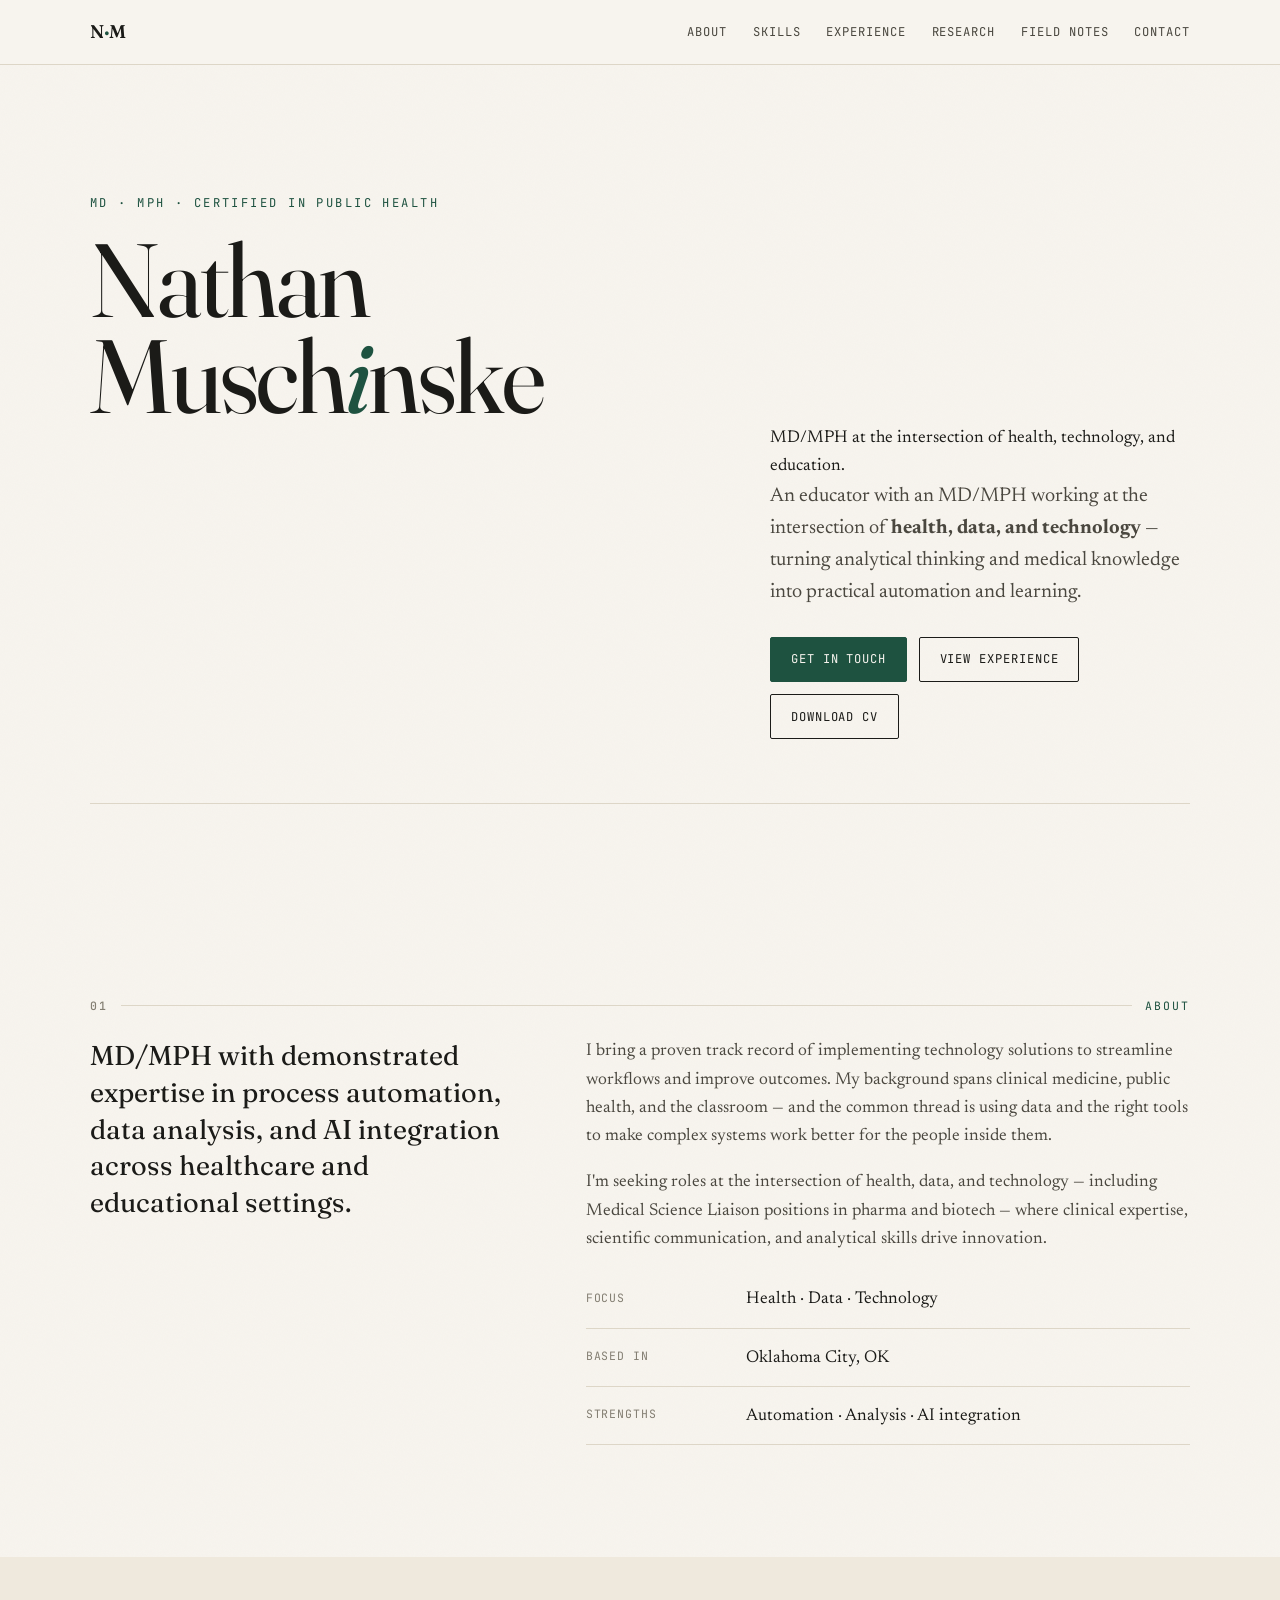
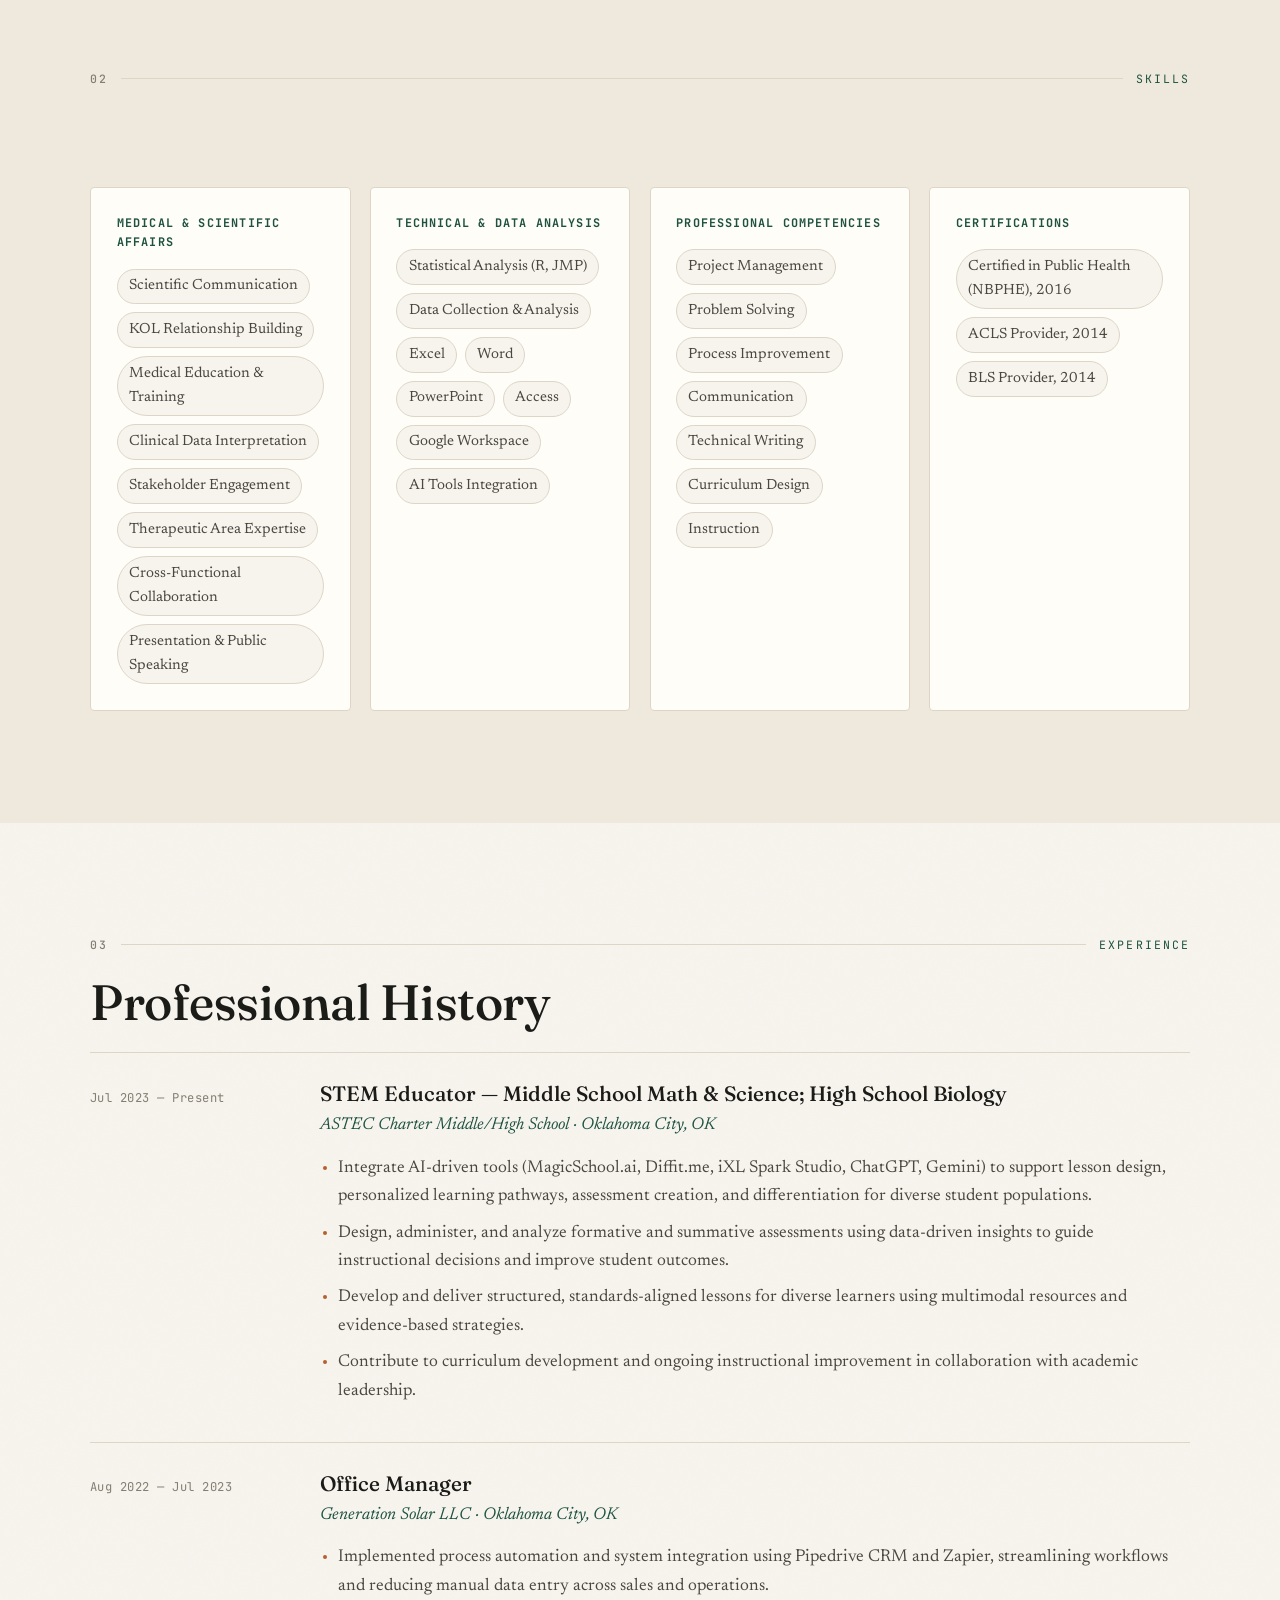
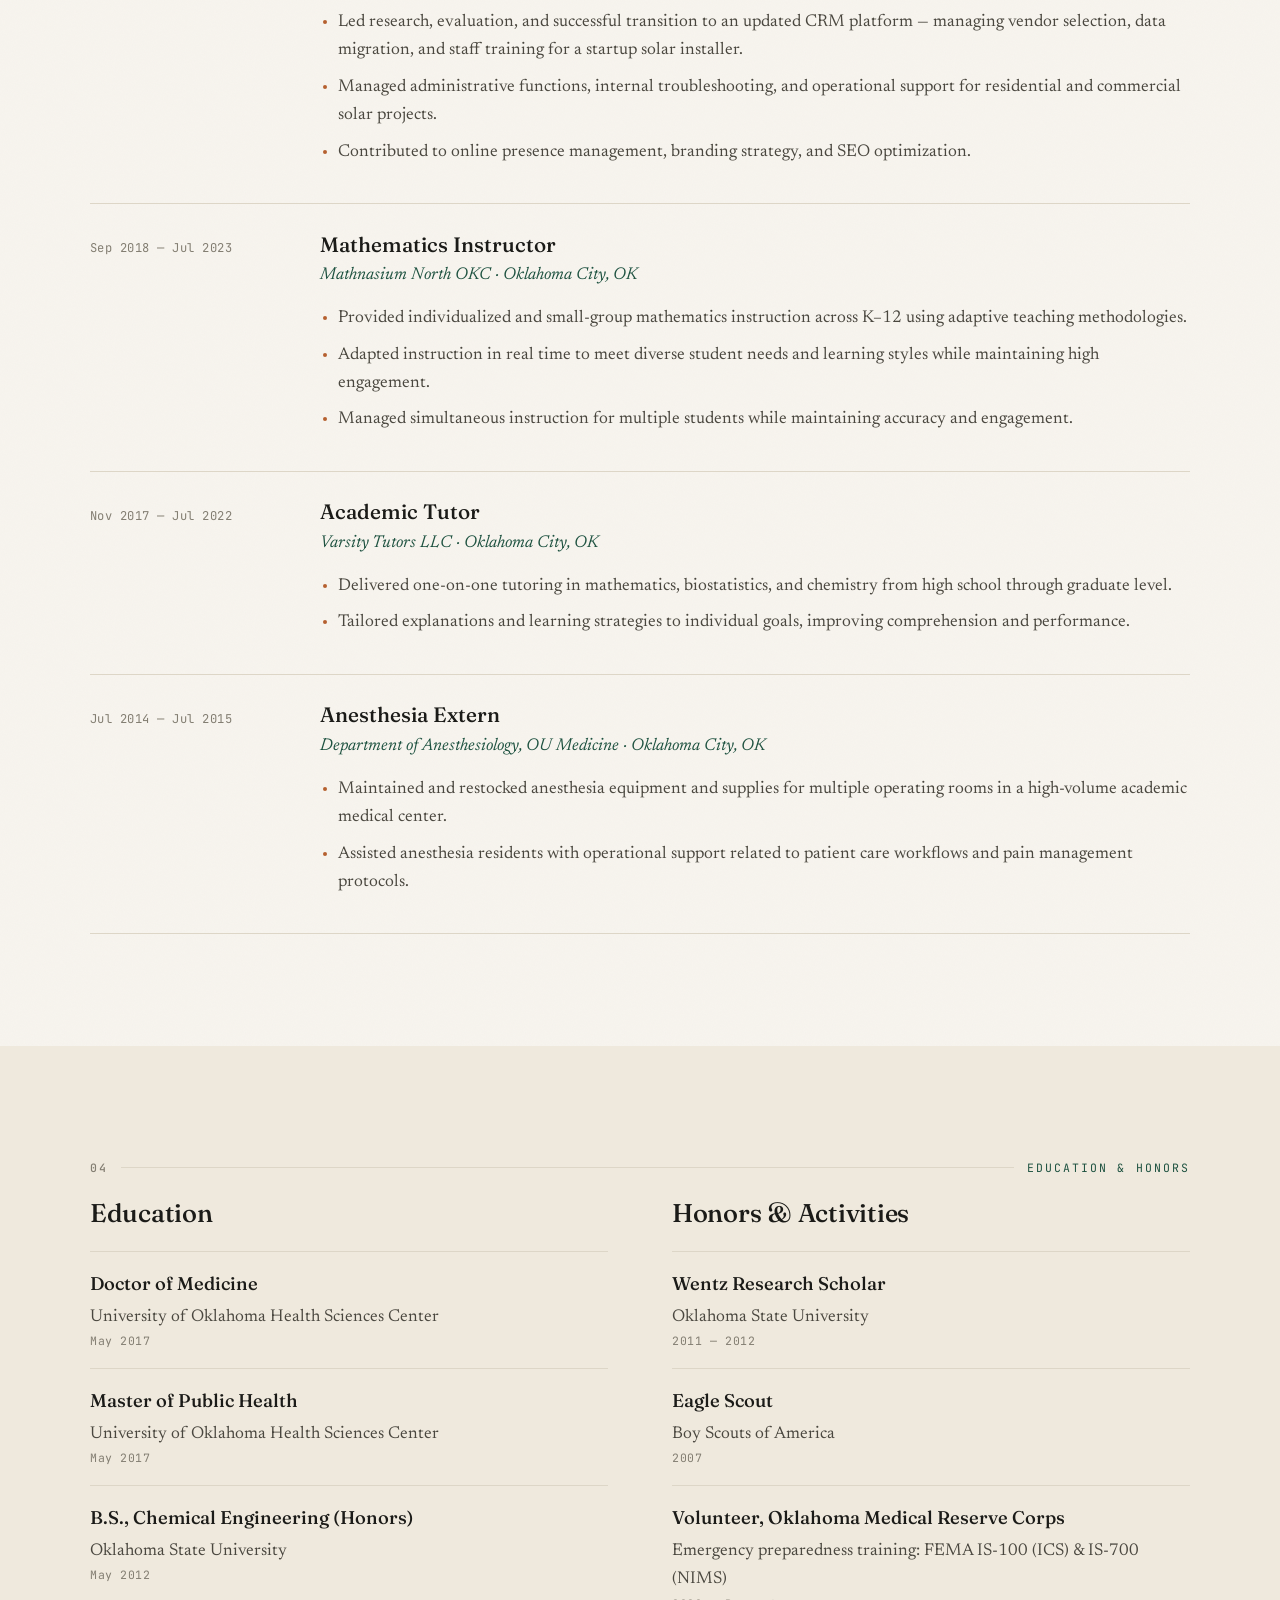
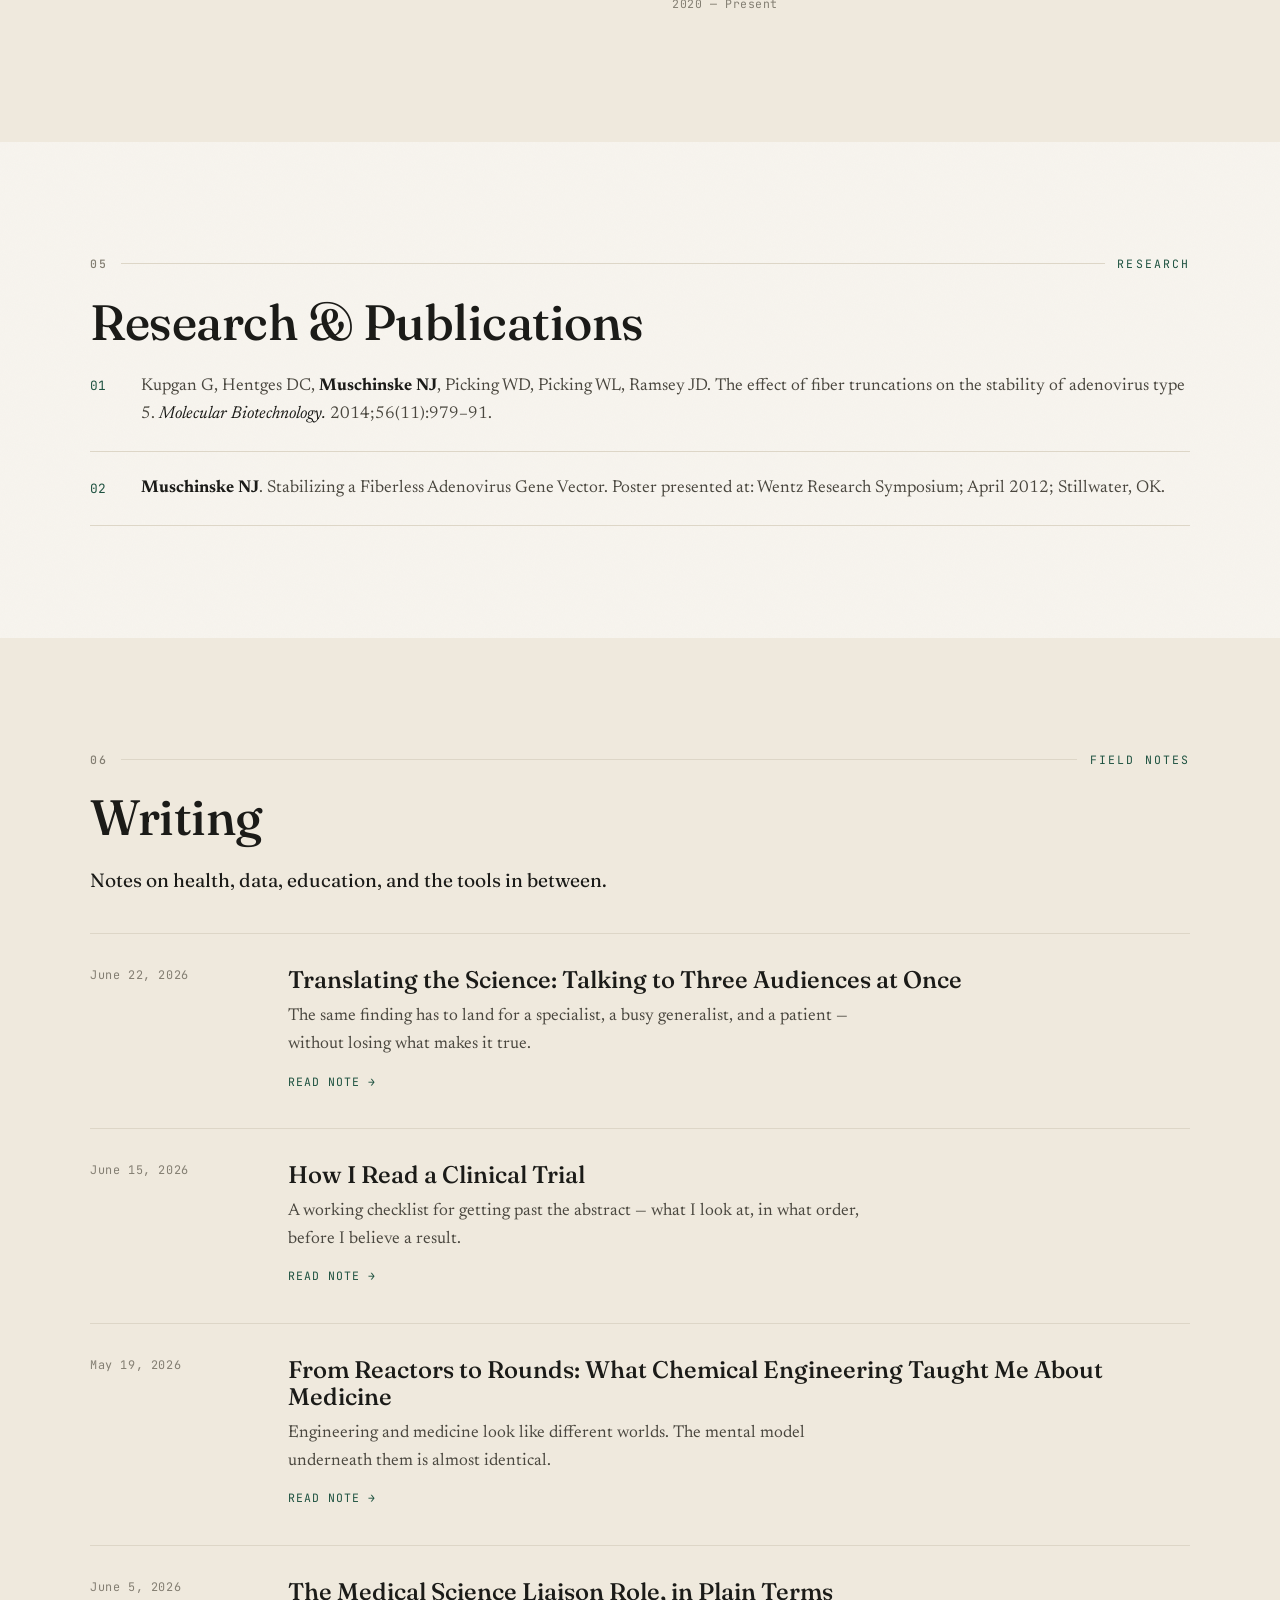
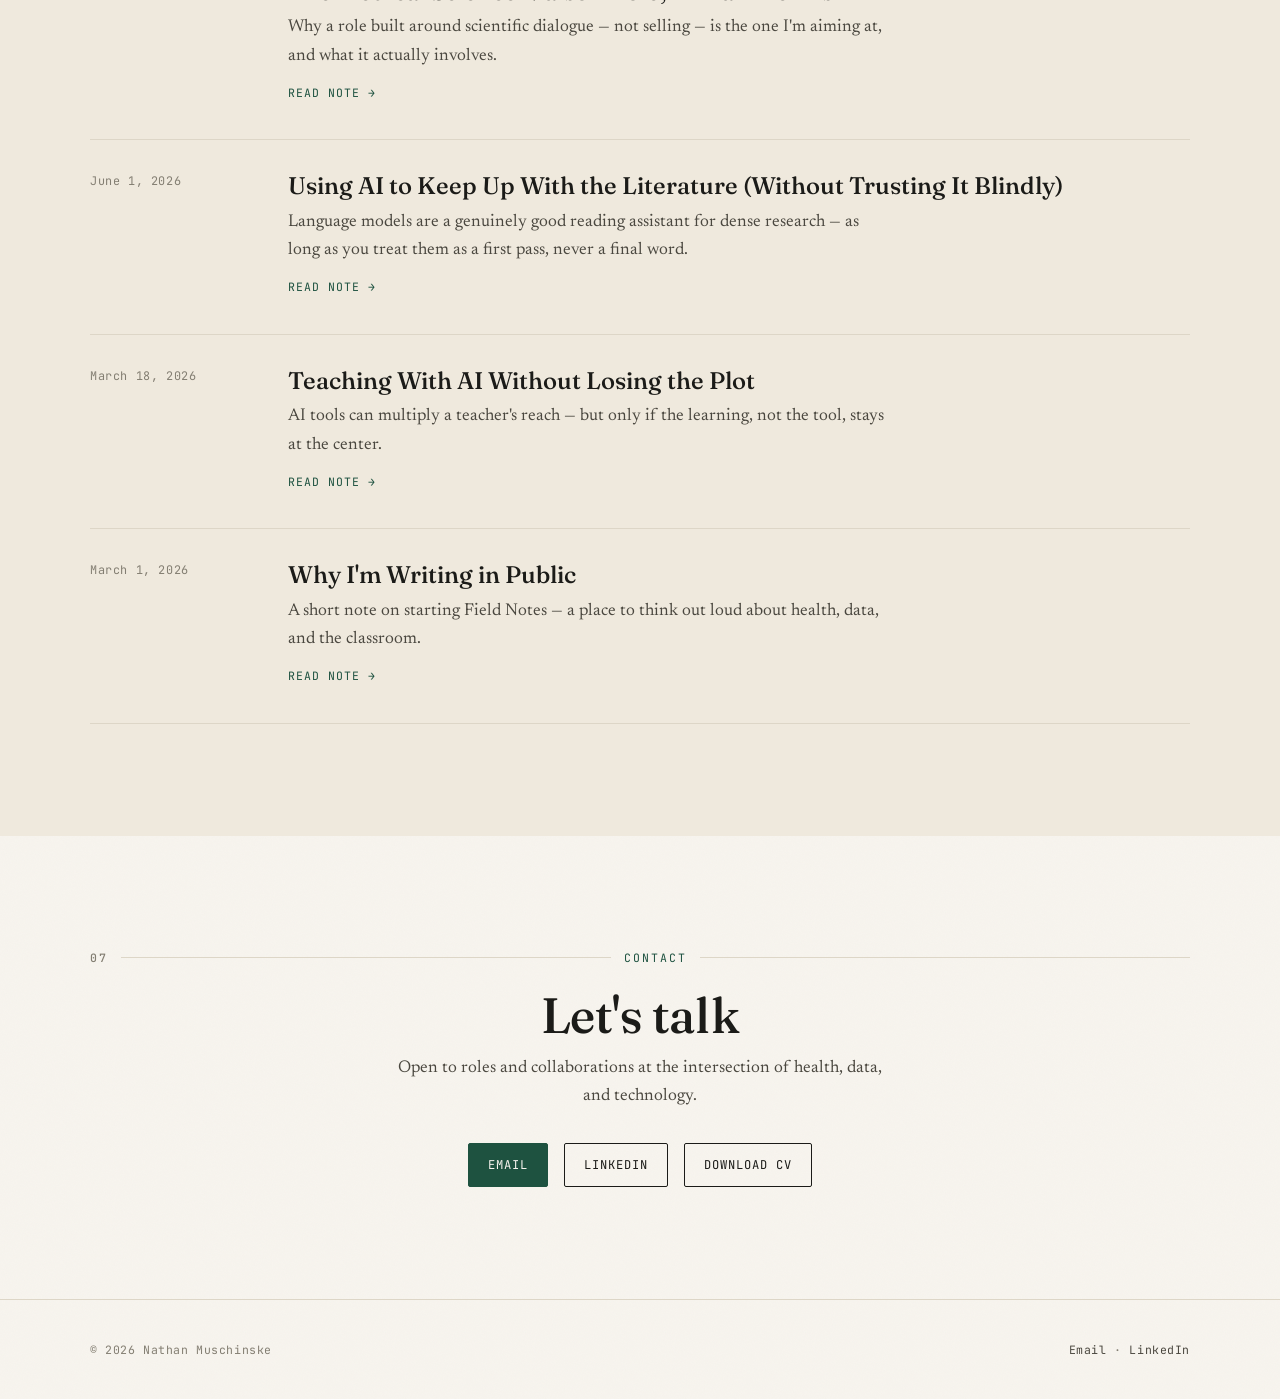
<file: index.html>
<!DOCTYPE html>
<html lang="en">
<head>
  <meta charset="UTF-8" />
  <meta name="viewport" content="width=device-width, initial-scale=1.0" />
  <title>Nathan Muschinske, MD, MPH — Health · Data · Technology</title>
  <meta name="description" content="Nathan Muschinske, MD, MPH — doctor of medicine and STEM educator working at the intersection of health, data, and technology. Expertise in process automation, data analysis, and AI integration." />

  <!-- Open Graph / social preview -->
  <meta property="og:title" content="Nathan Muschinske, MD, MPH" />
  <meta property="og:description" content="Working at the intersection of health, data, and technology." />
  <meta property="og:type" content="website" />
  <meta property="og:url" content="https://nathanmuschinske.com" />

  <!-- Fonts -->
  <link rel="preconnect" href="https://fonts.googleapis.com" />
  <link rel="preconnect" href="https://fonts.gstatic.com" crossorigin />
  <link href="https://fonts.googleapis.com/css2?family=Fraunces:ital,opsz,wght@0,9..144,400..600;1,9..144,400..500&family=Newsreader:ital,opsz,wght@0,6..72,400..600;1,6..72,400&family=JetBrains+Mono:wght@400;500&display=swap" rel="stylesheet" />

  <link rel="icon" type="image/svg+xml" href="assets/favicon.svg" />
  <link rel="stylesheet" href="assets/css/styles.css" />
</head>
<body>

  <!-- ===================== NAV ===================== -->
  <header class="nav">
    <div class="nav__inner">
      <a href="#top" class="nav__brand">N<b>·</b>M</a>
      <button class="nav__toggle" aria-expanded="false" aria-controls="navlinks">Menu</button>
      <ul class="nav__links" id="navlinks">
        <li><a href="#about">About</a></li>
        <li><a href="#skills">Skills</a></li>
        <li><a href="#experience">Experience</a></li>
        <li><a href="#research">Research</a></li>
        <li><a href="#blog">Field Notes</a></li>
        <li><a href="#contact">Contact</a></li>
      </ul>
    </div>
  </header>

  <!-- ===================== MAIN SITE ===================== -->
  <main id="site-main">

    <!-- HERO -->
    <section class="hero" id="top">
      <div class="wrap">
        <p class="hero__credential" data-load="1">MD · MPH · Certified in Public Health</p>
        <h1 class="hero__name" data-load="2">Nathan<br>Musch<em>i</em>nske</h1>
        <div class="hero__grid">
          <div></div>
          <div>MD/MPH at the intersection of health, technology, and education.
            <p class="hero__lede" data-load="3">An educator with an MD/MPH working at the intersection of <strong>health, data, and technology</strong> — turning analytical thinking and medical knowledge into practical automation and learning.</p>
            <div class="hero__cta" data-load="4">
              <a class="btn btn--solid" href="#contact">Get in touch</a>
              <a class="btn btn--ghost" href="#experience">View experience</a>
              <a class="btn btn--ghost" href="assets/Nathan-Muschinske-CV.pdf" target="_blank" rel="noopener">Download CV</a>
            </div>
          </div>
        </div>
        <div class="hero__rule"></div>
      </div>
    </section>

    <!-- ABOUT -->
    <section class="section" id="about">
      <div class="wrap">
        <p class="eyebrow" data-num="01"><span></span>About</p>
        <div class="about__grid reveal">
          <p class="about__lead">MD/MPH with demonstrated expertise in process automation, data analysis, and AI integration across healthcare and educational settings.</p>
          <div class="about__body">
            <p>I bring a proven track record of implementing technology solutions to streamline workflows and improve outcomes. My background spans clinical medicine, public health, and the classroom — and the common thread is using data and the right tools to make complex systems work better for the people inside them.</p>
            <p>I'm seeking roles at the intersection of health, data, and technology — including Medical Science Liaison positions in pharma and biotech — where clinical expertise, scientific communication, and analytical skills drive innovation.</p>
            <ul class="facts">
              <li><span class="k">Focus</span><span>Health · Data · Technology</span></li>
              <li><span class="k">Based in</span><span>Oklahoma City, OK</span></li>
              <li><span class="k">Strengths</span><span>Automation · Analysis · AI integration</span></li>
            </ul>
          </div>
        </div>
      </div>
    </section>

    <!-- SKILLS -->
    <section class="section section--alt" id="skills">
      <div class="wrap">
        <p class="eyebrow" data-num="02"><span></span>Skills</p>
        <h2 class="section-title reveal">Capabilities</h2>
        <div class="skills__grid">
          <div class="skill-card reveal">
            <h3>Medical &amp; Scientific Affairs</h3>
            <div class="tags">
              <span class="tag">Scientific Communication</span>
              <span class="tag">KOL Relationship Building</span>
              <span class="tag">Medical Education &amp; Training</span>
              <span class="tag">Clinical Data Interpretation</span>
              <span class="tag">Stakeholder Engagement</span>
              <span class="tag">Therapeutic Area Expertise</span>
              <span class="tag">Cross-Functional Collaboration</span>
              <span class="tag">Presentation &amp; Public Speaking</span>
            </div>
          </div>
          <div class="skill-card reveal">
            <h3>Technical &amp; Data Analysis</h3>
            <div class="tags">
              <span class="tag">Statistical Analysis (R, JMP)</span>
              <span class="tag">Data Collection &amp; Analysis</span>
              <span class="tag">Excel</span>
              <span class="tag">Word</span>
              <span class="tag">PowerPoint</span>
              <span class="tag">Access</span>
              <span class="tag">Google Workspace</span>
              <span class="tag">AI Tools Integration</span>
            </div>
          </div>
          <div class="skill-card reveal">
            <h3>Professional Competencies</h3>
            <div class="tags">
              <span class="tag">Project Management</span>
              <span class="tag">Problem Solving</span>
              <span class="tag">Process Improvement</span>
              <span class="tag">Communication</span>
              <span class="tag">Technical Writing</span>
              <span class="tag">Curriculum Design</span>
              <span class="tag">Instruction</span>
            </div>
          </div>
          <div class="skill-card reveal">
            <h3>Certifications</h3>
            <div class="tags">
              <span class="tag">Certified in Public Health (NBPHE), 2016</span>
              <span class="tag">ACLS Provider, 2014</span>
              <span class="tag">BLS Provider, 2014</span>
            </div>
          </div>
        </div>
      </div>
    </section>

    <!-- EXPERIENCE -->
    <section class="section" id="experience">
      <div class="wrap">
        <p class="eyebrow" data-num="03"><span></span>Experience</p>
        <h2 class="section-title reveal">Professional History</h2>
        <div class="xp">

          <article class="xp__item reveal">
            <div class="xp__when">Jul 2023 — Present</div>
            <div>
              <h3 class="xp__role">STEM Educator — Middle School Math &amp; Science; High School Biology</h3>
              <p class="xp__org">ASTEC Charter Middle/High School · Oklahoma City, OK</p>
              <ul class="xp__points">
                <li>Integrate AI-driven tools (MagicSchool.ai, Diffit.me, iXL Spark Studio, ChatGPT, Gemini) to support lesson design, personalized learning pathways, assessment creation, and differentiation for diverse student populations.</li>
                <li>Design, administer, and analyze formative and summative assessments using data-driven insights to guide instructional decisions and improve student outcomes.</li>
                <li>Develop and deliver structured, standards-aligned lessons for diverse learners using multimodal resources and evidence-based strategies.</li>
                <li>Contribute to curriculum development and ongoing instructional improvement in collaboration with academic leadership.</li>
              </ul>
            </div>
          </article>

          <article class="xp__item reveal">
            <div class="xp__when">Aug 2022 — Jul 2023</div>
            <div>
              <h3 class="xp__role">Office Manager</h3>
              <p class="xp__org">Generation Solar LLC · Oklahoma City, OK</p>
              <ul class="xp__points">
                <li>Implemented process automation and system integration using Pipedrive CRM and Zapier, streamlining workflows and reducing manual data entry across sales and operations.</li>
                <li>Led research, evaluation, and successful transition to an updated CRM platform — managing vendor selection, data migration, and staff training for a startup solar installer.</li>
                <li>Managed administrative functions, internal troubleshooting, and operational support for residential and commercial solar projects.</li>
                <li>Contributed to online presence management, branding strategy, and SEO optimization.</li>
              </ul>
            </div>
          </article>

          <article class="xp__item reveal">
            <div class="xp__when">Sep 2018 — Jul 2023</div>
            <div>
              <h3 class="xp__role">Mathematics Instructor</h3>
              <p class="xp__org">Mathnasium North OKC · Oklahoma City, OK</p>
              <ul class="xp__points">
                <li>Provided individualized and small-group mathematics instruction across K–12 using adaptive teaching methodologies.</li>
                <li>Adapted instruction in real time to meet diverse student needs and learning styles while maintaining high engagement.</li>
                <li>Managed simultaneous instruction for multiple students while maintaining accuracy and engagement.</li>
              </ul>
            </div>
          </article>

          <article class="xp__item reveal">
            <div class="xp__when">Nov 2017 — Jul 2022</div>
            <div>
              <h3 class="xp__role">Academic Tutor</h3>
              <p class="xp__org">Varsity Tutors LLC · Oklahoma City, OK</p>
              <ul class="xp__points">
                <li>Delivered one-on-one tutoring in mathematics, biostatistics, and chemistry from high school through graduate level.</li>
                <li>Tailored explanations and learning strategies to individual goals, improving comprehension and performance.</li>
              </ul>
            </div>
          </article>

          <article class="xp__item reveal">
            <div class="xp__when">Jul 2014 — Jul 2015</div>
            <div>
              <h3 class="xp__role">Anesthesia Extern</h3>
              <p class="xp__org">Department of Anesthesiology, OU Medicine · Oklahoma City, OK</p>
              <ul class="xp__points">
                <li>Maintained and restocked anesthesia equipment and supplies for multiple operating rooms in a high-volume academic medical center.</li>
                <li>Assisted anesthesia residents with operational support related to patient care workflows and pain management protocols.</li>
              </ul>
            </div>
          </article>

        </div>
      </div>
    </section>

    <!-- EDUCATION + AWARDS -->
    <section class="section section--alt" id="education">
      <div class="wrap">
        <p class="eyebrow" data-num="04"><span></span>Education &amp; Honors</p>
        <div class="split">
          <div class="reveal">
            <h2 class="section-title" style="font-size:1.6rem;">Education</h2>
            <div class="edu-item">
              <h3>Doctor of Medicine</h3>
              <p>University of Oklahoma Health Sciences Center</p>
              <p class="yr">May 2017</p>
            </div>
            <div class="edu-item">
              <h3>Master of Public Health</h3>
              <p>University of Oklahoma Health Sciences Center</p>
              <p class="yr">May 2017</p>
            </div>
            <div class="edu-item">
              <h3>B.S., Chemical Engineering (Honors)</h3>
              <p>Oklahoma State University</p>
              <p class="yr">May 2012</p>
            </div>
          </div>
          <div class="reveal">
            <h2 class="section-title" style="font-size:1.6rem;">Honors &amp; Activities</h2>
            <div class="edu-item">
              <h3>Wentz Research Scholar</h3>
              <p>Oklahoma State University</p>
              <p class="yr">2011 — 2012</p>
            </div>
            <div class="edu-item">
              <h3>Eagle Scout</h3>
              <p>Boy Scouts of America</p>
              <p class="yr">2007</p>
            </div>
            <div class="edu-item">
              <h3>Volunteer, Oklahoma Medical Reserve Corps</h3>
              <p>Emergency preparedness training: FEMA IS-100 (ICS) &amp; IS-700 (NIMS)</p>
              <p class="yr">2020 — Present</p>
            </div>
          </div>
        </div>
      </div>
    </section>

    <!-- RESEARCH -->
    <section class="section" id="research">
      <div class="wrap">
        <p class="eyebrow" data-num="05"><span></span>Research</p>
        <h2 class="section-title reveal">Research &amp; Publications</h2>
        <div class="cites">
          <div class="cite reveal">
            <p>Kupgan G, Hentges DC, <b>Muschinske NJ</b>, Picking WD, Picking WL, Ramsey JD. The effect of fiber truncations on the stability of adenovirus type 5. <em>Molecular Biotechnology.</em> 2014;56(11):979–91.</p>
          </div>
          <div class="cite reveal">
            <p><b>Muschinske NJ</b>. Stabilizing a Fiberless Adenovirus Gene Vector. Poster presented at: Wentz Research Symposium; April 2012; Stillwater, OK.</p>
          </div>
        </div>
      </div>
    </section>

    <!-- BLOG / FIELD NOTES -->
    <section class="section section--alt" id="blog">
      <div class="wrap">
        <p class="eyebrow" data-num="06"><span></span>Field Notes</p>
        <h2 class="section-title reveal">Writing</h2>
        <p class="about__lead reveal" style="max-width:60ch; font-size:1.2rem; margin-bottom:2.5rem;">Notes on health, data, education, and the tools in between.</p>
        <div class="notes" id="notes-list">
          <!-- Post cards injected by app.js -->
        </div>
      </div>
    </section>

    <!-- CONTACT -->
    <section class="section contact" id="contact">
      <div class="wrap">
        <p class="eyebrow" data-num="07" style="justify-content:center;"><span></span>Contact<span></span></p>
        <h2 class="section-title reveal">Let's talk</h2>
        <p class="contact__sub reveal">Open to roles and collaborations at the intersection of health, data, and technology.</p>
        <div class="contact__links reveal">
          <a class="btn btn--solid" id="email-cta" href="mailto:nathan&#64;nathanmuschinske&#46;com">Email</a>
          <a class="btn btn--ghost" href="https://www.linkedin.com/in/nmuschinske" target="_blank" rel="noopener">LinkedIn</a>
          <a class="btn btn--ghost" href="assets/Nathan-Muschinske-CV.pdf" target="_blank" rel="noopener">Download CV</a>
          <!-- <a class="btn btn--ghost" href="t31:+1[405]659/9942">405].659.9942</a> -->
        </div>
      </div>
    </section>

  </main>

  <!-- ===================== POST READER ===================== -->
  <article id="reader">
    <div class="wrap reader__head">
      <a href="#blog" class="reader__back" data-back>&larr; Back to Field Notes</a>
      <p class="reader__meta" id="reader-meta"></p>
      <h1 class="reader__title" id="reader-title"></h1>
    </div>
    <div class="wrap prose" id="reader-body"></div>
  </article>

  <!-- ===================== FOOTER ===================== -->
  <footer class="footer">
    <div class="wrap footer__inner">
      <p>© <span id="year"></span> Nathan Muschinske</p>
      <p><a id="email-footer" href="mailto:nathan&#64;nathanmuschinske&#46;com">Email</a> · <a href="https://www.linkedin.com/in/nmuschinske" target="_blank" rel="noopener">LinkedIn</a></p>
    </div>
  </footer>

  <script src="assets/js/posts.js"></script>
  <script src="assets/js/app.js"></script>
</body>
</html>
</file>
<file: assets/css/styles.css>
/* =========================================================================
   Nathan Muschinske — Portfolio
   Aesthetic: editorial scientific journal. Warm paper, pine-green ink accent,
   Fraunces display serif + Newsreader reading serif + JetBrains Mono labels.
   To recolor the whole site, edit the variables in :root below.
   ========================================================================= */

:root {
  /* Color palette ------------------------------------------------------- */
  --paper:        #f7f4ee;   /* page background */
  --paper-deep:   #efe9dd;   /* alternating section background */
  --ink:          #1b1b18;   /* primary text */
  --ink-soft:     #4a473f;   /* secondary text */
  --muted:        #837e72;   /* captions, meta */
  --line:         #ddd6c7;   /* hairlines / borders */
  --accent:       #1e5240;   /* pine green — primary accent */
  --accent-deep:  #133b2d;   /* darker pine for hovers */
  --accent-2:     #b5602f;   /* clay — sparing secondary accent */
  --paper-card:   #fffdf8;   /* cards */

  /* Typography ---------------------------------------------------------- */
  --font-display: "Fraunces", Georgia, "Times New Roman", serif;
  --font-body:    "Newsreader", Georgia, serif;
  --font-mono:    "JetBrains Mono", ui-monospace, "SFMono-Regular", monospace;

  /* Layout -------------------------------------------------------------- */
  --maxw: 1100px;
  --measure: 68ch;            /* reading width for prose */
  --gutter: clamp(1.25rem, 4vw, 4rem);
}

/* Reset ------------------------------------------------------------------ */
*, *::before, *::after { box-sizing: border-box; }
html { scroll-behavior: smooth; -webkit-text-size-adjust: 100%; }
@media (prefers-reduced-motion: reduce) {
  html { scroll-behavior: auto; }
  *, *::before, *::after { animation-duration: .001ms !important; transition-duration: .001ms !important; }
}
body {
  margin: 0;
  background: var(--paper);
  color: var(--ink);
  font-family: var(--font-body);
  font-size: 1.075rem;
  line-height: 1.65;
  font-optical-sizing: auto;
  -webkit-font-smoothing: antialiased;
  text-rendering: optimizeLegibility;
  /* faint paper grain */
  background-image: url("data:image/svg+xml,%3Csvg xmlns='http://www.w3.org/2000/svg' width='140' height='140'%3E%3Cfilter id='n'%3E%3CfeTurbulence type='fractalNoise' baseFrequency='0.9' numOctaves='2' stitchTiles='stitch'/%3E%3C/filter%3E%3Crect width='100%25' height='100%25' filter='url(%23n)' opacity='0.025'/%3E%3C/svg%3E");
}
img { max-width: 100%; display: block; }
a { color: inherit; }

/* Layout helpers --------------------------------------------------------- */
.wrap { width: min(100% - 2rem, var(--maxw)); margin-inline: auto; }
.section { padding-block: clamp(3.5rem, 9vw, 7rem); }
.section--alt { background: var(--paper-deep); }
.section--alt + .section--alt { border-top: 1px solid var(--line); }

/* Eyebrow / section heading --------------------------------------------- */
.eyebrow {
  font-family: var(--font-mono);
  font-size: .72rem;
  letter-spacing: .18em;
  text-transform: uppercase;
  color: var(--accent);
  display: flex;
  align-items: center;
  gap: .8rem;
  margin: 0 0 1.4rem;
}
.eyebrow::before {
  content: attr(data-num);
  color: var(--muted);
  font-weight: 500;
}
.eyebrow span { height: 1px; flex: 1; background: var(--line); }

.section-title {
  font-family: var(--font-display);
  font-weight: 500;
  font-size: clamp(2rem, 5vw, 3.1rem);
  line-height: 1.05;
  letter-spacing: -0.01em;
  margin: 0 0 1.5rem;
}

/* =========================================================================
   Navigation
   ========================================================================= */
.nav {
  position: sticky; top: 0; z-index: 50;
  backdrop-filter: saturate(140%) blur(8px);
  -webkit-backdrop-filter: saturate(140%) blur(8px);
  background: color-mix(in srgb, var(--paper) 82%, transparent);
  border-bottom: 1px solid var(--line);
}
.nav__inner {
  width: min(100% - 2rem, var(--maxw));
  margin-inline: auto;
  display: flex; align-items: center; justify-content: space-between;
  height: 64px;
}
.nav__brand {
  font-family: var(--font-display);
  font-weight: 600;
  font-size: 1.15rem;
  letter-spacing: -0.01em;
  text-decoration: none;
}
.nav__brand b { color: var(--accent); }
.nav__links { display: flex; gap: 1.6rem; list-style: none; margin: 0; padding: 0; }
.nav__links a {
  font-family: var(--font-mono);
  font-size: .76rem;
  letter-spacing: .08em;
  text-transform: uppercase;
  text-decoration: none;
  color: var(--ink-soft);
  position: relative;
  padding-block: .3rem;
  transition: color .2s ease;
}
.nav__links a::after {
  content: ""; position: absolute; left: 0; bottom: 0; height: 1px; width: 0;
  background: var(--accent); transition: width .25s ease;
}
.nav__links a:hover { color: var(--ink); }
.nav__links a:hover::after { width: 100%; }
.nav__toggle { display: none; background: none; border: 0; cursor: pointer; font-family: var(--font-mono); font-size: .8rem; color: var(--ink); }

@media (max-width: 720px) {
  .nav__links {
    position: absolute; top: 64px; left: 0; right: 0;
    flex-direction: column; gap: 0;
    background: var(--paper); border-bottom: 1px solid var(--line);
    max-height: 0; overflow: hidden; transition: max-height .3s ease;
  }
  .nav__links.open { max-height: 380px; }
  .nav__links li { border-top: 1px solid var(--line); }
  .nav__links a { display: block; padding: 1rem; }
  .nav__toggle { display: block; }
}

/* =========================================================================
   Hero
   ========================================================================= */
.hero { position: relative; overflow: hidden; padding-block: clamp(3.5rem, 11vw, 8rem) clamp(2.5rem,7vw,5rem); }
.hero__grid {
  display: grid;
  grid-template-columns: 1.5fr 1fr;
  gap: clamp(1.5rem, 4vw, 3.5rem);
  align-items: end;
}
.hero__credential {
  font-family: var(--font-mono);
  font-size: .76rem; letter-spacing: .2em; text-transform: uppercase;
  color: var(--accent); margin: 0 0 1.2rem;
}
.hero__name {
  font-family: var(--font-display);
  font-weight: 400;
  font-size: clamp(3rem, 9vw, 6.5rem);
  line-height: 0.92;
  letter-spacing: -0.025em;
  margin: 0;
}
.hero__name em { font-style: italic; font-variation-settings: "SOFT" 40; color: var(--accent); }
.hero__role {
  font-family: var(--font-mono);
  font-size: clamp(.78rem, 1.6vw, .95rem);
  letter-spacing: .06em;
  color: var(--ink-soft);
  margin: 1.6rem 0 0;
}
.hero__lede {
  font-size: clamp(1.05rem, 1.6vw, 1.25rem);
  line-height: 1.6;
  color: var(--ink-soft);
  max-width: 46ch;
  margin: 0;
}
.hero__cta { display: flex; flex-wrap: wrap; gap: .8rem; margin-top: 1.8rem; }

.btn {
  font-family: var(--font-mono);
  font-size: .76rem; letter-spacing: .08em; text-transform: uppercase;
  text-decoration: none;
  padding: .7rem 1.2rem;
  border: 1px solid var(--ink);
  border-radius: 2px;
  transition: all .2s ease;
  display: inline-flex; align-items: center; gap: .5rem;
}
.btn--solid { background: var(--accent); color: var(--paper); border-color: var(--accent); }
.btn--solid:hover { background: var(--accent-deep); border-color: var(--accent-deep); }
.btn--ghost:hover { background: var(--ink); color: var(--paper); }

.hero__rule { margin-top: clamp(2.5rem, 6vw, 4rem); height: 1px; background: var(--line); }

@media (max-width: 820px) {
  .hero__grid { grid-template-columns: 1fr; align-items: start; }
}

/* =========================================================================
   About
   ========================================================================= */
.about__grid { display: grid; grid-template-columns: 1fr 1.4fr; gap: clamp(1.5rem, 5vw, 4rem); }
.about__lead { font-family: var(--font-display); font-weight: 400; font-size: clamp(1.3rem,2.4vw,1.7rem); line-height: 1.35; margin: 0; }
.about__body p { margin: 0 0 1.1rem; color: var(--ink-soft); }
.about__body p:last-child { margin-bottom: 0; }
.facts { list-style: none; margin: 2rem 0 0; padding: 0; display: grid; gap: .9rem; }
.facts li { display: grid; grid-template-columns: 9rem 1fr; gap: 1rem; padding-bottom: .9rem; border-bottom: 1px solid var(--line); }
.facts dt, .facts .k { font-family: var(--font-mono); font-size: .72rem; letter-spacing: .08em; text-transform: uppercase; color: var(--muted); padding-top: .15rem; }
@media (max-width: 820px) { .about__grid { grid-template-columns: 1fr; } }

/* =========================================================================
   Skills
   ========================================================================= */
.skills__grid { display: grid; grid-template-columns: repeat(auto-fit, minmax(240px, 1fr)); gap: 1.2rem; }
.skill-card {
  background: var(--paper-card);
  border: 1px solid var(--line);
  border-radius: 4px;
  padding: 1.6rem;
  transition: transform .25s ease, box-shadow .25s ease;
}
.skill-card:hover { transform: translateY(-3px); box-shadow: 0 14px 30px -18px rgba(30,82,64,.4); }
.skill-card h3 { font-family: var(--font-mono); font-size: .74rem; letter-spacing: .1em; text-transform: uppercase; color: var(--accent); margin: 0 0 1rem; }
.tags { display: flex; flex-wrap: wrap; gap: .5rem; }
.tag {
  font-family: var(--font-body);
  font-size: .92rem;
  padding: .3rem .7rem;
  border: 1px solid var(--line);
  border-radius: 999px;
  background: var(--paper);
  color: var(--ink-soft);
}

/* =========================================================================
   Experience (editorial CV list)
   ========================================================================= */
.xp { display: grid; gap: 0; }
.xp__item {
  display: grid;
  grid-template-columns: 12rem 1fr;
  gap: clamp(1rem, 3vw, 2.5rem);
  padding-block: 1.8rem;
  border-top: 1px solid var(--line);
}
.xp__item:last-child { border-bottom: 1px solid var(--line); }
.xp__when { font-family: var(--font-mono); font-size: .76rem; letter-spacing: .04em; color: var(--muted); padding-top: .35rem; }
.xp__role { font-family: var(--font-display); font-weight: 500; font-size: 1.3rem; line-height: 1.2; margin: 0 0 .25rem; }
.xp__org { color: var(--accent); font-style: italic; margin: 0 0 .9rem; }
.xp__points { margin: 0; padding-left: 1.1rem; color: var(--ink-soft); }
.xp__points li { margin-bottom: .5rem; }
.xp__points li::marker { color: var(--accent-2); }
@media (max-width: 720px) { .xp__item { grid-template-columns: 1fr; gap: .4rem; } .xp__when { padding-top: 0; } }

/* =========================================================================
   Education + Certifications (two columns)
   ========================================================================= */
.split { display: grid; grid-template-columns: 1fr 1fr; gap: clamp(1.5rem, 5vw, 4rem); }
.edu-item { padding-block: 1.1rem; border-top: 1px solid var(--line); }
.edu-item:first-child { border-top: 0; padding-top: 0; }
.edu-item h3 { font-family: var(--font-display); font-weight: 500; font-size: 1.15rem; margin: 0 0 .2rem; }
.edu-item p { margin: 0; color: var(--ink-soft); }
.edu-item .yr { font-family: var(--font-mono); font-size: .72rem; color: var(--muted); letter-spacing: .05em; }
@media (max-width: 720px) { .split { grid-template-columns: 1fr; } }

/* =========================================================================
   Research & Publications
   ========================================================================= */
.cites { display: grid; gap: 1.4rem; counter-reset: cite; }
.cite {
  display: grid; grid-template-columns: 2.2rem 1fr; gap: 1rem;
  padding-bottom: 1.4rem; border-bottom: 1px solid var(--line);
}
.cite::before {
  counter-increment: cite; content: counter(cite, decimal-leading-zero);
  font-family: var(--font-mono); font-size: .8rem; color: var(--accent); padding-top: .2rem;
}
.cite p { margin: 0; color: var(--ink-soft); }
.cite b { color: var(--ink); }
.cite em { color: var(--ink); }

/* =========================================================================
   Blog / Field Notes
   ========================================================================= */
.notes { display: grid; gap: 0; }
.note-card {
  display: grid; grid-template-columns: 10rem 1fr; gap: clamp(1rem,3vw,2.5rem);
  padding-block: 2rem; border-top: 1px solid var(--line);
  text-decoration: none; color: inherit; transition: background .2s ease;
}
.note-card:last-child { border-bottom: 1px solid var(--line); }
.note-card:hover { background: color-mix(in srgb, var(--accent) 5%, transparent); }
.note-card__meta { font-family: var(--font-mono); font-size: .74rem; letter-spacing: .05em; color: var(--muted); }
.note-card__title { font-family: var(--font-display); font-weight: 500; font-size: 1.5rem; line-height: 1.15; margin: 0 0 .5rem; transition: color .2s ease; }
.note-card:hover .note-card__title { color: var(--accent); }
.note-card__sum { margin: 0; color: var(--ink-soft); max-width: 60ch; }
.note-card__more { font-family: var(--font-mono); font-size: .72rem; letter-spacing: .08em; text-transform: uppercase; color: var(--accent); margin-top: .8rem; display: inline-block; }
@media (max-width: 720px) { .note-card { grid-template-columns: 1fr; gap: .5rem; } }

/* =========================================================================
   Post reader view
   ========================================================================= */
#reader { display: none; }
body.reading #site-main { display: none; }
body.reading #reader { display: block; }

.reader__head { padding-block: clamp(2.5rem,7vw,5rem) 1rem; }
.reader__back {
  font-family: var(--font-mono); font-size: .74rem; letter-spacing: .08em; text-transform: uppercase;
  color: var(--accent); text-decoration: none; display: inline-flex; align-items: center; gap: .4rem; margin-bottom: 2rem;
}
.reader__back:hover { color: var(--accent-deep); }
.reader__meta { font-family: var(--font-mono); font-size: .76rem; letter-spacing: .05em; color: var(--muted); margin-bottom: .8rem; }
.reader__title { font-family: var(--font-display); font-weight: 500; font-size: clamp(2rem,5vw,3.2rem); line-height: 1.08; letter-spacing: -0.015em; margin: 0; }

.prose { max-width: var(--measure); margin-inline: auto; padding-bottom: clamp(3rem,8vw,6rem); font-size: 1.15rem; }
.prose > * { margin: 0 0 1.3rem; }
.prose h2 { font-family: var(--font-display); font-weight: 500; font-size: 1.7rem; margin: 2.4rem 0 1rem; line-height: 1.2; }
.prose h3 { font-family: var(--font-display); font-weight: 500; font-size: 1.3rem; margin: 2rem 0 .8rem; }
.prose a { color: var(--accent); text-underline-offset: 3px; }
.prose blockquote {
  margin: 1.6rem 0; padding: .6rem 0 .6rem 1.4rem;
  border-left: 3px solid var(--accent-2); color: var(--ink-soft); font-style: italic;
}
.prose code {
  font-family: var(--font-mono); font-size: .88em;
  background: var(--paper-deep); padding: .15em .4em; border-radius: 3px;
}
.prose pre {
  background: var(--ink); color: #f3efe6; padding: 1.2rem 1.4rem; border-radius: 6px;
  overflow-x: auto; font-size: .9rem; line-height: 1.55;
}
.prose pre code { background: none; padding: 0; color: inherit; }
.prose ul, .prose ol { padding-left: 1.4rem; }
.prose li { margin-bottom: .5rem; }
.prose li::marker { color: var(--accent-2); }
.prose hr { border: 0; border-top: 1px solid var(--line); margin: 2.5rem 0; }
.prose img { border-radius: 6px; margin-block: 1.6rem; }

/* =========================================================================
   Contact / Footer
   ========================================================================= */
.contact { text-align: center; }
.contact .section-title { margin-bottom: .8rem; }
.contact__sub { color: var(--ink-soft); max-width: 50ch; margin: 0 auto 2rem; }
.contact__links { display: flex; flex-wrap: wrap; gap: 1rem; justify-content: center; }

.footer { border-top: 1px solid var(--line); padding-block: 2.5rem; }
.footer__inner { display: flex; flex-wrap: wrap; gap: 1rem; justify-content: space-between; align-items: center; }
.footer p { margin: 0; font-family: var(--font-mono); font-size: .72rem; letter-spacing: .05em; color: var(--muted); }
.footer a { color: var(--ink-soft); text-decoration: none; }
.footer a:hover { color: var(--accent); }

/* =========================================================================
   Scroll reveal
   ========================================================================= */
.reveal { opacity: 0; transform: translateY(18px); transition: opacity .7s cubic-bezier(.2,.6,.2,1), transform .7s cubic-bezier(.2,.6,.2,1); }
.reveal.is-visible { opacity: 1; transform: none; }
@media (prefers-reduced-motion: reduce) { .reveal { opacity: 1; transform: none; } }

/* Hero load animation */
.hero [data-load] { opacity: 0; transform: translateY(14px); animation: rise .9s cubic-bezier(.2,.6,.2,1) forwards; }
.hero [data-load="1"] { animation-delay: .05s; }
.hero [data-load="2"] { animation-delay: .18s; }
.hero [data-load="3"] { animation-delay: .31s; }
.hero [data-load="4"] { animation-delay: .44s; }
@keyframes rise { to { opacity: 1; transform: none; } }
@media (prefers-reduced-motion: reduce) { .hero [data-load] { opacity: 1; transform: none; animation: none; } }
</file>
